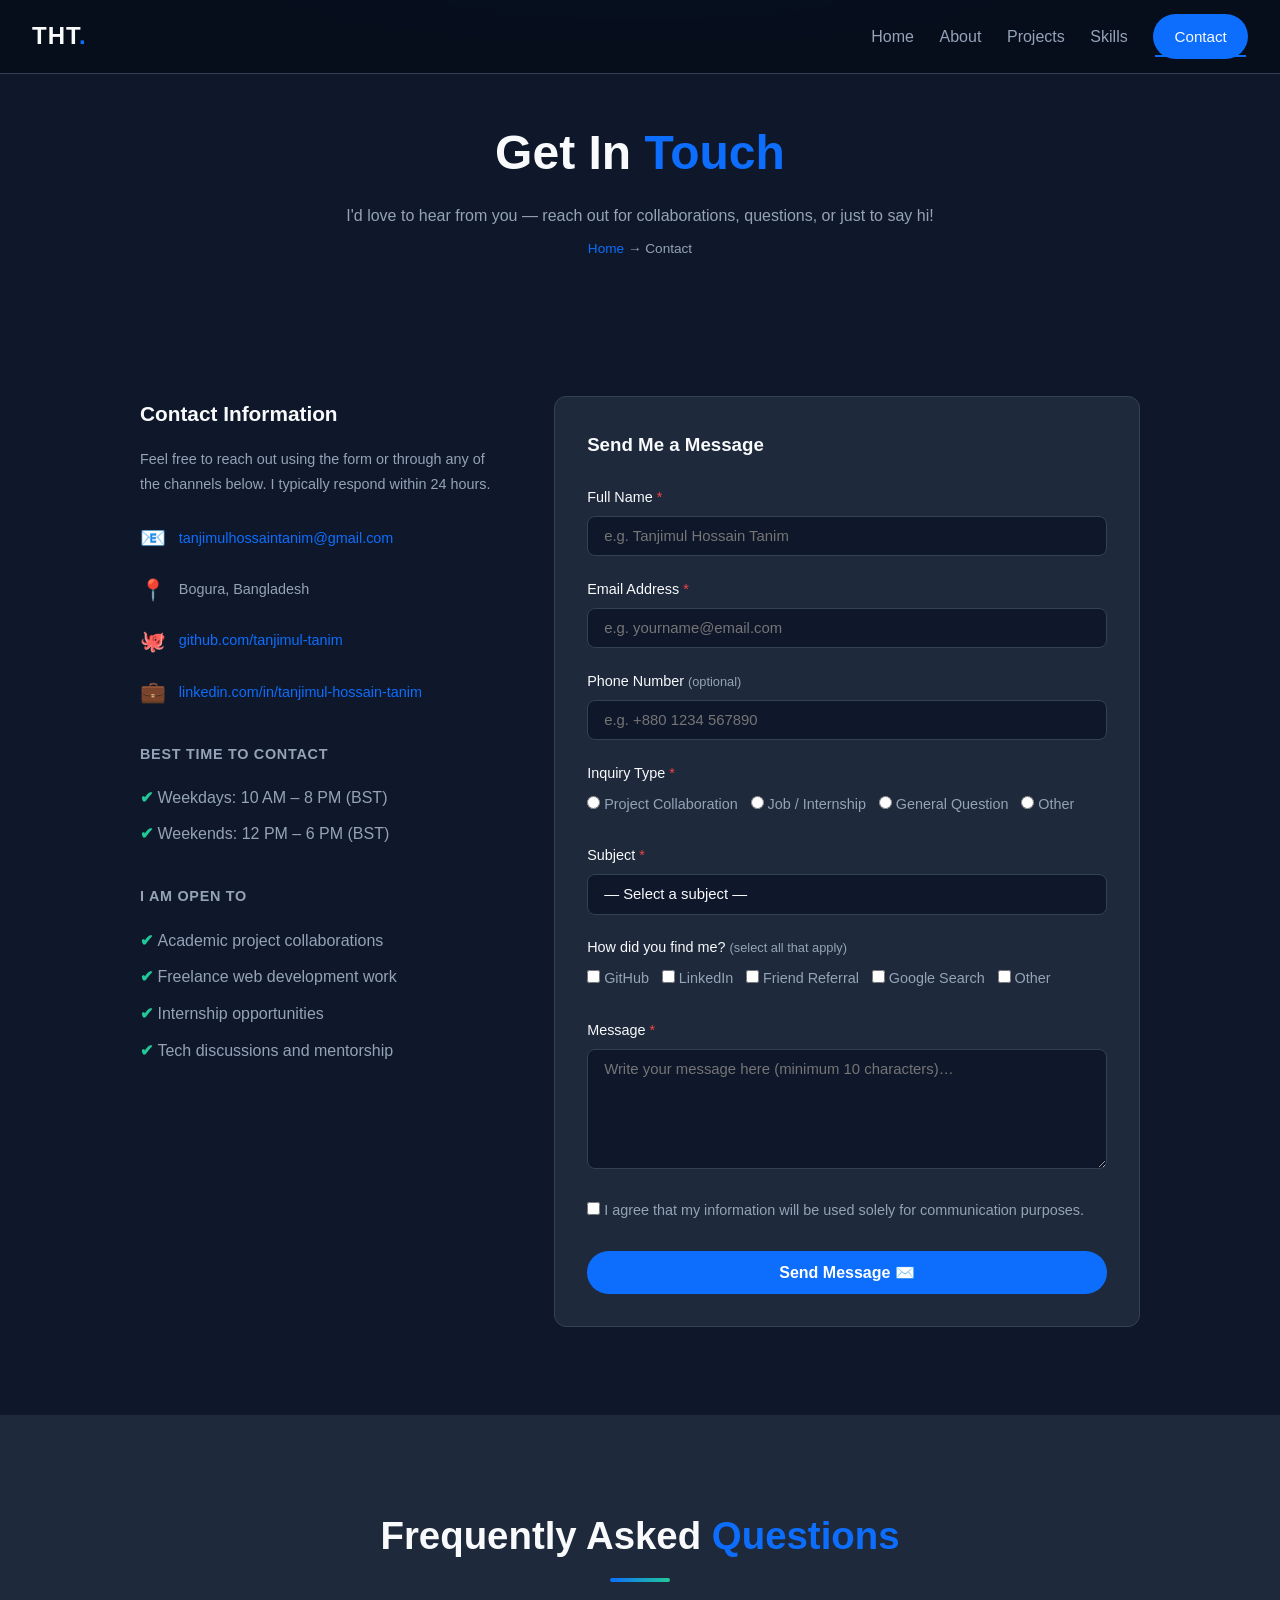
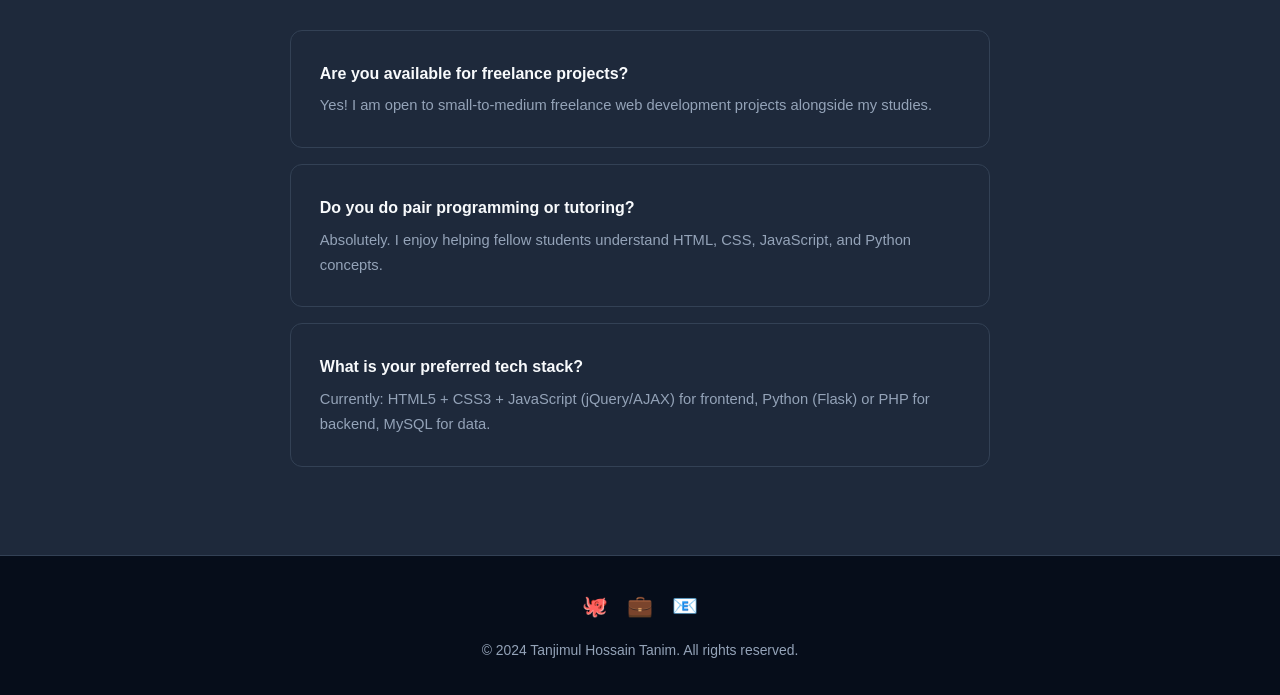
<file: contact.html>
<!DOCTYPE html>
<html lang="en">
<head>
  <meta charset="UTF-8" />
  <meta name="viewport" content="width=device-width, initial-scale=1.0" />
  <title>Contact | Tanjimul Hossain Tanim</title>
  <meta name="description" content="Get in touch with Tanjimul Hossain Tanim — CSE Student &amp; Web Developer." />
  <link rel="stylesheet" href="css/style.css" />
  <link href="https://fonts.googleapis.com/css2?family=Inter:wght@400;500;600;700;800&display=swap" rel="stylesheet" />
</head>
<body>

  <!-- ===== NAVIGATION ===== -->
  <nav class="navbar">
    <a href="index.html" class="nav-logo">THT<span>.</span></a>
    <div class="hamburger" aria-label="Toggle menu">
      <span></span><span></span><span></span>
    </div>
    <ul class="nav-links">
      <li><a href="index.html">Home</a></li>
      <li><a href="about.html">About</a></li>
      <li><a href="projects.html">Projects</a></li>
      <li><a href="skills.html">Skills</a></li>
      <li><a href="contact.html" class="btn btn-primary" style="padding:.45rem 1.2rem;">Contact</a></li>
    </ul>
  </nav>

  <!-- ===== PAGE BANNER ===== -->
  <div class="page-banner fade-in">
    <h1>Get In <span style="color:var(--primary)">Touch</span></h1>
    <p>I'd love to hear from you — reach out for collaborations, questions, or just to say hi!</p>
    <p class="breadcrumb"><a href="index.html">Home</a> → Contact</p>
  </div>

  <!-- ===== CONTACT SECTION ===== -->
  <section class="section">
    <div class="contact-wrapper">

      <!-- Contact Info Panel -->
      <div class="contact-info fade-in">
        <h3>Contact Information</h3>
        <p>Feel free to reach out using the form or through any of the channels below. I typically respond within 24 hours.</p>

        <div class="contact-detail">
          <span class="icon">📧</span>
          <span><a href="mailto:tanjimulhossaintanim@gmail.com">tanjimulhossaintanim@gmail.com</a></span>
        </div>
        <div class="contact-detail">
          <span class="icon">📍</span>
          <span>Bogura, Bangladesh</span>
        </div>
        <div class="contact-detail">
          <span class="icon">🐙</span>
          <span><a href="https://github.com/tanjimul-tanim" target="_blank" rel="noopener">github.com/tanjimul-tanim</a></span>
        </div>
        <div class="contact-detail">
          <span class="icon">💼</span>
          <span><a href="https://linkedin.com/in/tanjimul-hossain-tanim" target="_blank" rel="noopener">linkedin.com/in/tanjimul-hossain-tanim</a></span>
        </div>

        <div style="margin-top:2rem;">
          <h4 style="margin-bottom:.8rem; color:var(--muted); font-size:.9rem; text-transform:uppercase; letter-spacing:.05em;">Best Time to Contact</h4>
          <ul class="check-list">
            <li>Weekdays: 10 AM – 8 PM (BST)</li>
            <li>Weekends: 12 PM – 6 PM (BST)</li>
          </ul>
        </div>

        <div style="margin-top:2rem;">
          <h4 style="margin-bottom:.8rem; color:var(--muted); font-size:.9rem; text-transform:uppercase; letter-spacing:.05em;">I am Open To</h4>
          <ul class="check-list">
            <li>Academic project collaborations</li>
            <li>Freelance web development work</li>
            <li>Internship opportunities</li>
            <li>Tech discussions and mentorship</li>
          </ul>
        </div>
      </div>

      <!-- Contact Form -->
      <div class="form-card fade-in">
        <h3 style="margin-bottom:1.5rem;">Send Me a Message</h3>

        <form id="contact-form" novalidate>

          <!-- Text Input: Full Name -->
          <div class="form-group">
            <label for="name">Full Name <span style="color:#ef4444">*</span></label>
            <input
              type="text"
              id="name"
              name="name"
              class="form-control"
              placeholder="e.g. Tanjimul Hossain Tanim"
              required
            />
            <span class="form-error" id="name-err"></span>
          </div>

          <!-- Email Input -->
          <div class="form-group">
            <label for="email">Email Address <span style="color:#ef4444">*</span></label>
            <input
              type="email"
              id="email"
              name="email"
              class="form-control"
              placeholder="e.g. yourname@email.com"
              required
            />
            <span class="form-error" id="email-err"></span>
          </div>

          <!-- Phone (optional text input) -->
          <div class="form-group">
            <label for="phone">Phone Number <span style="color:var(--muted); font-size:.8rem;">(optional)</span></label>
            <input
              type="text"
              id="phone"
              name="phone"
              class="form-control"
              placeholder="e.g. +880 1234 567890"
            />
          </div>

          <!-- Radio: Inquiry Type -->
          <div class="form-group">
            <label>Inquiry Type <span style="color:#ef4444">*</span></label>
            <div class="radio-group">
              <label class="radio-label">
                <input type="radio" name="inquiry" value="project" /> Project Collaboration
              </label>
              <label class="radio-label">
                <input type="radio" name="inquiry" value="job" /> Job / Internship
              </label>
              <label class="radio-label">
                <input type="radio" name="inquiry" value="question" /> General Question
              </label>
              <label class="radio-label">
                <input type="radio" name="inquiry" value="other" /> Other
              </label>
            </div>
            <span class="form-error" id="inquiry-err">Please select an inquiry type.</span>
          </div>

          <!-- Dropdown: Subject -->
          <div class="form-group">
            <label for="subject">Subject <span style="color:#ef4444">*</span></label>
            <select id="subject" name="subject" class="form-control" required>
              <option value="">— Select a subject —</option>
              <option value="web">Web Development</option>
              <option value="python">Python / Backend</option>
              <option value="design">UI / UX Design</option>
              <option value="internship">Internship Inquiry</option>
              <option value="collab">Project Collaboration</option>
              <option value="other">Other</option>
            </select>
            <span class="form-error" id="subject-err"></span>
          </div>

          <!-- Checkbox: How did you hear about me? -->
          <div class="form-group">
            <label>How did you find me? <span style="color:var(--muted); font-size:.8rem;">(select all that apply)</span></label>
            <div class="check-group">
              <label class="check-label">
                <input type="checkbox" name="source" value="github" /> GitHub
              </label>
              <label class="check-label">
                <input type="checkbox" name="source" value="linkedin" /> LinkedIn
              </label>
              <label class="check-label">
                <input type="checkbox" name="source" value="friend" /> Friend Referral
              </label>
              <label class="check-label">
                <input type="checkbox" name="source" value="google" /> Google Search
              </label>
              <label class="check-label">
                <input type="checkbox" name="source" value="other" /> Other
              </label>
            </div>
          </div>

          <!-- Textarea: Message -->
          <div class="form-group">
            <label for="message">Message <span style="color:#ef4444">*</span></label>
            <textarea
              id="message"
              name="message"
              class="form-control"
              placeholder="Write your message here (minimum 10 characters)…"
              rows="5"
              required
            ></textarea>
            <span class="form-error" id="message-err"></span>
          </div>

          <!-- Agree Checkbox -->
          <div class="form-group">
            <label class="check-label">
              <input type="checkbox" id="agree" name="agree" required />
              I agree that my information will be used solely for communication purposes.
            </label>
          </div>

          <!-- Submit Button -->
          <button type="submit" id="submit-btn" class="btn btn-primary" style="width:100%; margin-top:.5rem; border:none; font-size:1rem; cursor:pointer;">
            Send Message ✉️
          </button>

          <!-- Success Message -->
          <div id="form-success">
            ✅ Thank you! Your message has been sent. I will get back to you soon.
          </div>

        </form>
      </div>

    </div>
  </section>

  <!-- ===== FAQ ===== -->
  <section class="section section-alt">
    <h2 class="section-title fade-in">Frequently Asked <span class="accent">Questions</span></h2>
    <div class="section-divider"></div>
    <div style="max-width:700px; margin:0 auto;" class="fade-in">
      <div class="card" style="margin-bottom:1rem;">
        <h3 style="font-size:1rem; margin-bottom:.4rem;">Are you available for freelance projects?</h3>
        <p>Yes! I am open to small-to-medium freelance web development projects alongside my studies.</p>
      </div>
      <div class="card" style="margin-bottom:1rem;">
        <h3 style="font-size:1rem; margin-bottom:.4rem;">Do you do pair programming or tutoring?</h3>
        <p>Absolutely. I enjoy helping fellow students understand HTML, CSS, JavaScript, and Python concepts.</p>
      </div>
      <div class="card">
        <h3 style="font-size:1rem; margin-bottom:.4rem;">What is your preferred tech stack?</h3>
        <p>Currently: HTML5 + CSS3 + JavaScript (jQuery/AJAX) for frontend, Python (Flask) or PHP for backend, MySQL for data.</p>
      </div>
    </div>
  </section>

  <!-- ===== FOOTER ===== -->
  <footer>
    <div class="social-links">
      <a href="https://github.com/tanjimul-tanim" target="_blank" rel="noopener" title="GitHub">🐙</a>
      <a href="https://linkedin.com/in/tanjimul-hossain-tanim" target="_blank" rel="noopener" title="LinkedIn">💼</a>
      <a href="mailto:tanjimulhossaintanim@gmail.com" title="Email">📧</a>
    </div>
    <p>&copy; 2024 Tanjimul Hossain Tanim. All rights reserved.</p>
  </footer>

  <script src="https://code.jquery.com/jquery-3.7.1.min.js"
          integrity="sha256-/JqT3SQfawRcv/BIHPThkBvs0OEvtFFmqPF/lYI/Cxo="
          crossorigin="anonymous"></script>
  <script src="js/main.js"></script>
  <script src="js/form.js"></script>
</body>
</html>
</file>
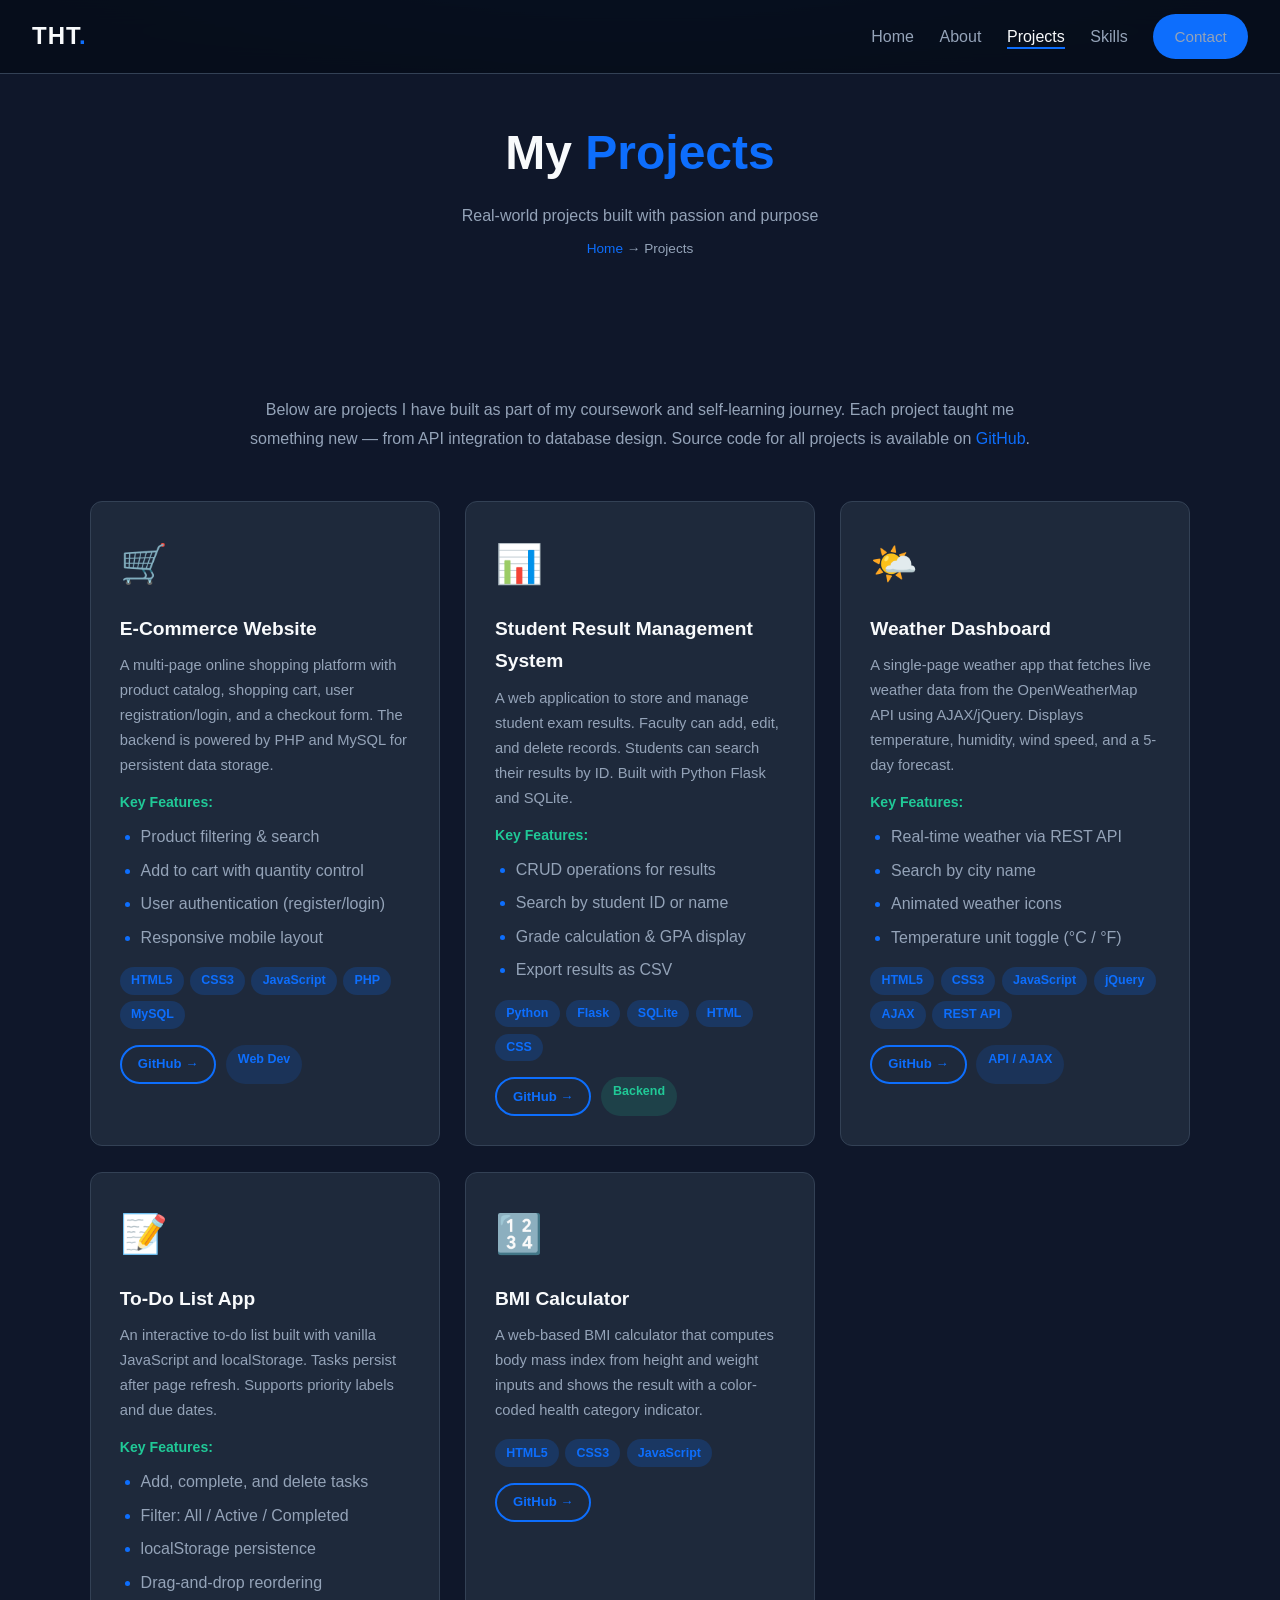
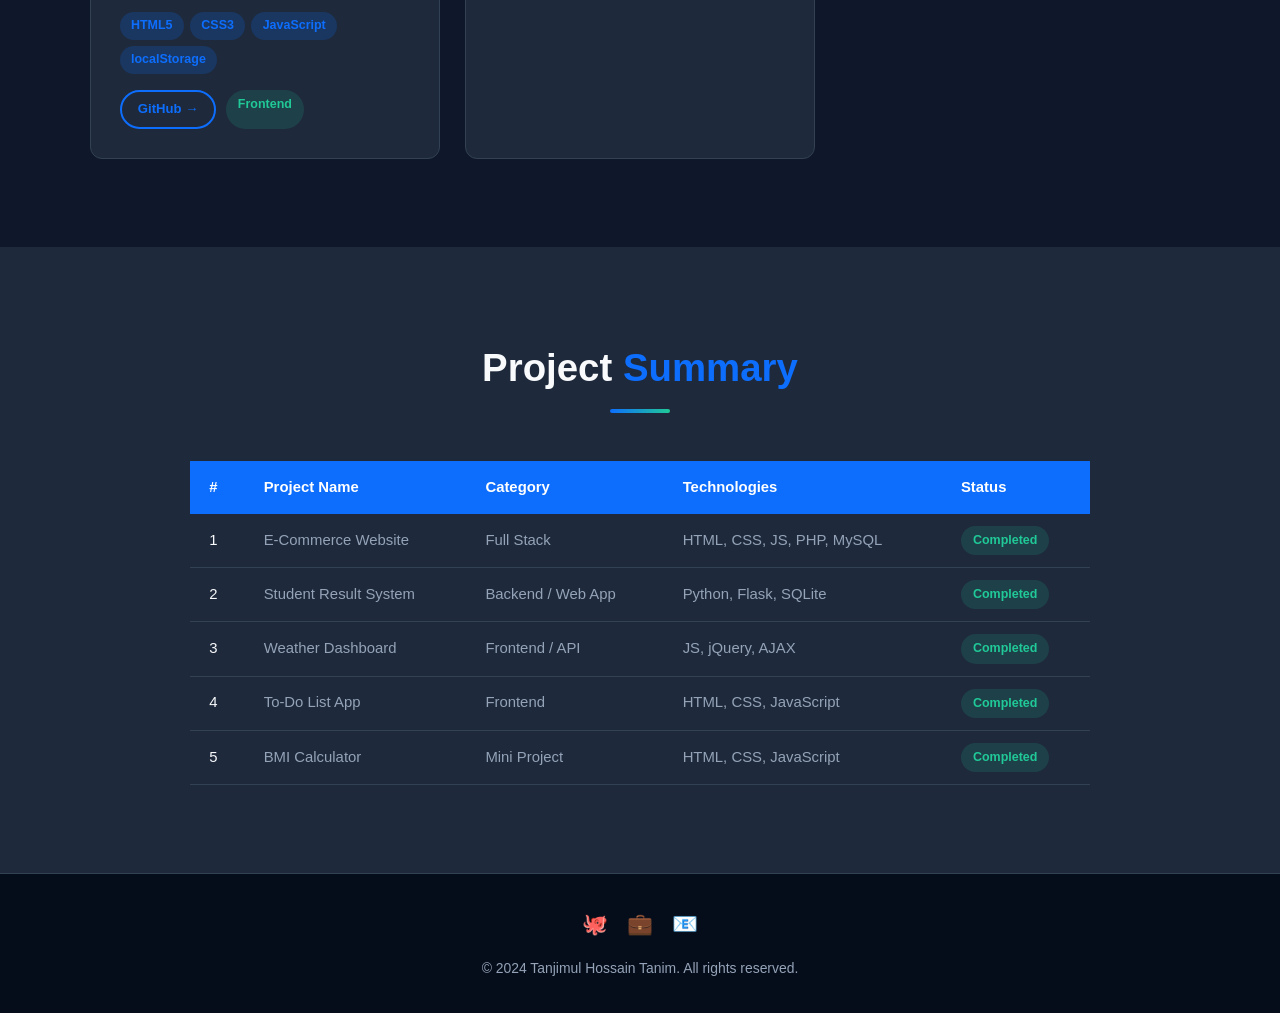
<file: projects.html>
<!DOCTYPE html>
<html lang="en">
<head>
  <meta charset="UTF-8" />
  <meta name="viewport" content="width=device-width, initial-scale=1.0" />
  <title>Projects | Tanjimul Hossain Tanim</title>
  <meta name="description" content="Explore web development and programming projects built by Tanjimul Hossain Tanim." />
  <link rel="stylesheet" href="css/style.css" />
  <link href="https://fonts.googleapis.com/css2?family=Inter:wght@400;500;600;700;800&display=swap" rel="stylesheet" />
</head>
<body>

  <!-- ===== NAVIGATION ===== -->
  <nav class="navbar">
    <a href="index.html" class="nav-logo">THT<span>.</span></a>
    <div class="hamburger" aria-label="Toggle menu">
      <span></span><span></span><span></span>
    </div>
    <ul class="nav-links">
      <li><a href="index.html">Home</a></li>
      <li><a href="about.html">About</a></li>
      <li><a href="projects.html">Projects</a></li>
      <li><a href="skills.html">Skills</a></li>
      <li><a href="contact.html" class="btn btn-primary" style="padding:.45rem 1.2rem;">Contact</a></li>
    </ul>
  </nav>

  <!-- ===== PAGE BANNER ===== -->
  <div class="page-banner fade-in">
    <h1>My <span style="color:var(--primary)">Projects</span></h1>
    <p>Real-world projects built with passion and purpose</p>
    <p class="breadcrumb"><a href="index.html">Home</a> → Projects</p>
  </div>

  <!-- ===== PROJECTS OVERVIEW ===== -->
  <section class="section">
    <div style="max-width:800px; margin:0 auto 3rem;" class="fade-in">
      <p style="color:var(--muted); line-height:1.8; text-align:center;">
        Below are projects I have built as part of my coursework and self-learning journey.
        Each project taught me something new — from API integration to database design.
        Source code for all projects is available on
        <a href="https://github.com/tanjimul-tanim" target="_blank" rel="noopener">GitHub</a>.
      </p>
    </div>

    <!-- Project Cards -->
    <div class="cards-grid">

      <!-- Project 1 -->
      <article class="card fade-in">
        <div class="card-icon">🛒</div>
        <h3>E-Commerce Website</h3>
        <p style="color:var(--muted); margin-bottom:.8rem;">
          A multi-page online shopping platform with product catalog, shopping cart,
          user registration/login, and a checkout form. The backend is powered by PHP
          and MySQL for persistent data storage.
        </p>
        <h4 style="color:var(--accent); font-size:.88rem; margin-bottom:.5rem;">Key Features:</h4>
        <ul class="styled-list" style="list-style:disc; padding-left:1.3rem; margin-bottom:.8rem;">
          <li>Product filtering &amp; search</li>
          <li>Add to cart with quantity control</li>
          <li>User authentication (register/login)</li>
          <li>Responsive mobile layout</li>
        </ul>
        <div class="tech-tags">
          <span class="tech-tag">HTML5</span>
          <span class="tech-tag">CSS3</span>
          <span class="tech-tag">JavaScript</span>
          <span class="tech-tag">PHP</span>
          <span class="tech-tag">MySQL</span>
        </div>
        <div style="margin-top:1rem; display:flex; gap:.6rem; flex-wrap:wrap;">
          <a href="https://github.com/tanjimul-tanim" target="_blank" rel="noopener" class="btn btn-outline" style="padding:.4rem 1rem; font-size:.82rem;">GitHub →</a>
          <span class="badge badge-blue">Web Dev</span>
        </div>
      </article>

      <!-- Project 2 -->
      <article class="card fade-in">
        <div class="card-icon">📊</div>
        <h3>Student Result Management System</h3>
        <p style="color:var(--muted); margin-bottom:.8rem;">
          A web application to store and manage student exam results. Faculty can add,
          edit, and delete records. Students can search their results by ID.
          Built with Python Flask and SQLite.
        </p>
        <h4 style="color:var(--accent); font-size:.88rem; margin-bottom:.5rem;">Key Features:</h4>
        <ul class="styled-list" style="list-style:disc; padding-left:1.3rem; margin-bottom:.8rem;">
          <li>CRUD operations for results</li>
          <li>Search by student ID or name</li>
          <li>Grade calculation &amp; GPA display</li>
          <li>Export results as CSV</li>
        </ul>
        <div class="tech-tags">
          <span class="tech-tag">Python</span>
          <span class="tech-tag">Flask</span>
          <span class="tech-tag">SQLite</span>
          <span class="tech-tag">HTML</span>
          <span class="tech-tag">CSS</span>
        </div>
        <div style="margin-top:1rem; display:flex; gap:.6rem; flex-wrap:wrap;">
          <a href="https://github.com/tanjimul-tanim" target="_blank" rel="noopener" class="btn btn-outline" style="padding:.4rem 1rem; font-size:.82rem;">GitHub →</a>
          <span class="badge badge-green">Backend</span>
        </div>
      </article>

      <!-- Project 3 -->
      <article class="card fade-in">
        <div class="card-icon">🌤️</div>
        <h3>Weather Dashboard</h3>
        <p style="color:var(--muted); margin-bottom:.8rem;">
          A single-page weather app that fetches live weather data from the OpenWeatherMap
          API using AJAX/jQuery. Displays temperature, humidity, wind speed, and a 5-day forecast.
        </p>
        <h4 style="color:var(--accent); font-size:.88rem; margin-bottom:.5rem;">Key Features:</h4>
        <ul class="styled-list" style="list-style:disc; padding-left:1.3rem; margin-bottom:.8rem;">
          <li>Real-time weather via REST API</li>
          <li>Search by city name</li>
          <li>Animated weather icons</li>
          <li>Temperature unit toggle (°C / °F)</li>
        </ul>
        <div class="tech-tags">
          <span class="tech-tag">HTML5</span>
          <span class="tech-tag">CSS3</span>
          <span class="tech-tag">JavaScript</span>
          <span class="tech-tag">jQuery</span>
          <span class="tech-tag">AJAX</span>
          <span class="tech-tag">REST API</span>
        </div>
        <div style="margin-top:1rem; display:flex; gap:.6rem; flex-wrap:wrap;">
          <a href="https://github.com/tanjimul-tanim" target="_blank" rel="noopener" class="btn btn-outline" style="padding:.4rem 1rem; font-size:.82rem;">GitHub →</a>
          <span class="badge badge-blue">API / AJAX</span>
        </div>
      </article>

      <!-- Project 4 -->
      <article class="card fade-in">
        <div class="card-icon">📝</div>
        <h3>To-Do List App</h3>
        <p style="color:var(--muted); margin-bottom:.8rem;">
          An interactive to-do list built with vanilla JavaScript and localStorage.
          Tasks persist after page refresh. Supports priority labels and due dates.
        </p>
        <h4 style="color:var(--accent); font-size:.88rem; margin-bottom:.5rem;">Key Features:</h4>
        <ul class="styled-list" style="list-style:disc; padding-left:1.3rem; margin-bottom:.8rem;">
          <li>Add, complete, and delete tasks</li>
          <li>Filter: All / Active / Completed</li>
          <li>localStorage persistence</li>
          <li>Drag-and-drop reordering</li>
        </ul>
        <div class="tech-tags">
          <span class="tech-tag">HTML5</span>
          <span class="tech-tag">CSS3</span>
          <span class="tech-tag">JavaScript</span>
          <span class="tech-tag">localStorage</span>
        </div>
        <div style="margin-top:1rem; display:flex; gap:.6rem; flex-wrap:wrap;">
          <a href="https://github.com/tanjimul-tanim" target="_blank" rel="noopener" class="btn btn-outline" style="padding:.4rem 1rem; font-size:.82rem;">GitHub →</a>
          <span class="badge badge-green">Frontend</span>
        </div>
      </article>

      <!-- Project 5 -->
      <article class="card fade-in">
        <div class="card-icon">🔢</div>
        <h3>BMI Calculator</h3>
        <p style="color:var(--muted); margin-bottom:.8rem;">
          A web-based BMI calculator that computes body mass index from height and weight
          inputs and shows the result with a color-coded health category indicator.
        </p>
        <div class="tech-tags">
          <span class="tech-tag">HTML5</span>
          <span class="tech-tag">CSS3</span>
          <span class="tech-tag">JavaScript</span>
        </div>
        <div style="margin-top:1rem;">
          <a href="https://github.com/tanjimul-tanim" target="_blank" rel="noopener" class="btn btn-outline" style="padding:.4rem 1rem; font-size:.82rem;">GitHub →</a>
        </div>
      </article>

    </div>
  </section>

  <!-- ===== PROJECT SUMMARY TABLE ===== -->
  <section class="section section-alt">
    <h2 class="section-title fade-in">Project <span class="accent">Summary</span></h2>
    <div class="section-divider"></div>

    <div class="table-wrapper fade-in">
      <table>
        <thead>
          <tr>
            <th>#</th>
            <th>Project Name</th>
            <th>Category</th>
            <th>Technologies</th>
            <th>Status</th>
          </tr>
        </thead>
        <tbody>
          <tr>
            <td>1</td>
            <td>E-Commerce Website</td>
            <td>Full Stack</td>
            <td>HTML, CSS, JS, PHP, MySQL</td>
            <td><span class="badge badge-green">Completed</span></td>
          </tr>
          <tr>
            <td>2</td>
            <td>Student Result System</td>
            <td>Backend / Web App</td>
            <td>Python, Flask, SQLite</td>
            <td><span class="badge badge-green">Completed</span></td>
          </tr>
          <tr>
            <td>3</td>
            <td>Weather Dashboard</td>
            <td>Frontend / API</td>
            <td>JS, jQuery, AJAX</td>
            <td><span class="badge badge-green">Completed</span></td>
          </tr>
          <tr>
            <td>4</td>
            <td>To-Do List App</td>
            <td>Frontend</td>
            <td>HTML, CSS, JavaScript</td>
            <td><span class="badge badge-green">Completed</span></td>
          </tr>
          <tr>
            <td>5</td>
            <td>BMI Calculator</td>
            <td>Mini Project</td>
            <td>HTML, CSS, JavaScript</td>
            <td><span class="badge badge-green">Completed</span></td>
          </tr>
        </tbody>
      </table>
    </div>
  </section>

  <!-- ===== FOOTER ===== -->
  <footer>
    <div class="social-links">
      <a href="https://github.com/tanjimul-tanim" target="_blank" rel="noopener" title="GitHub">🐙</a>
      <a href="https://linkedin.com/in/tanjimul-hossain-tanim" target="_blank" rel="noopener" title="LinkedIn">💼</a>
      <a href="mailto:tanjimulhossaintanim@gmail.com" title="Email">📧</a>
    </div>
    <p>&copy; 2024 Tanjimul Hossain Tanim. All rights reserved.</p>
  </footer>

  <script src="https://code.jquery.com/jquery-3.7.1.min.js"
          integrity="sha256-/JqT3SQfawRcv/BIHPThkBvs0OEvtFFmqPF/lYI/Cxo="
          crossorigin="anonymous"></script>
  <script src="js/main.js"></script>
</body>
</html>
</file>
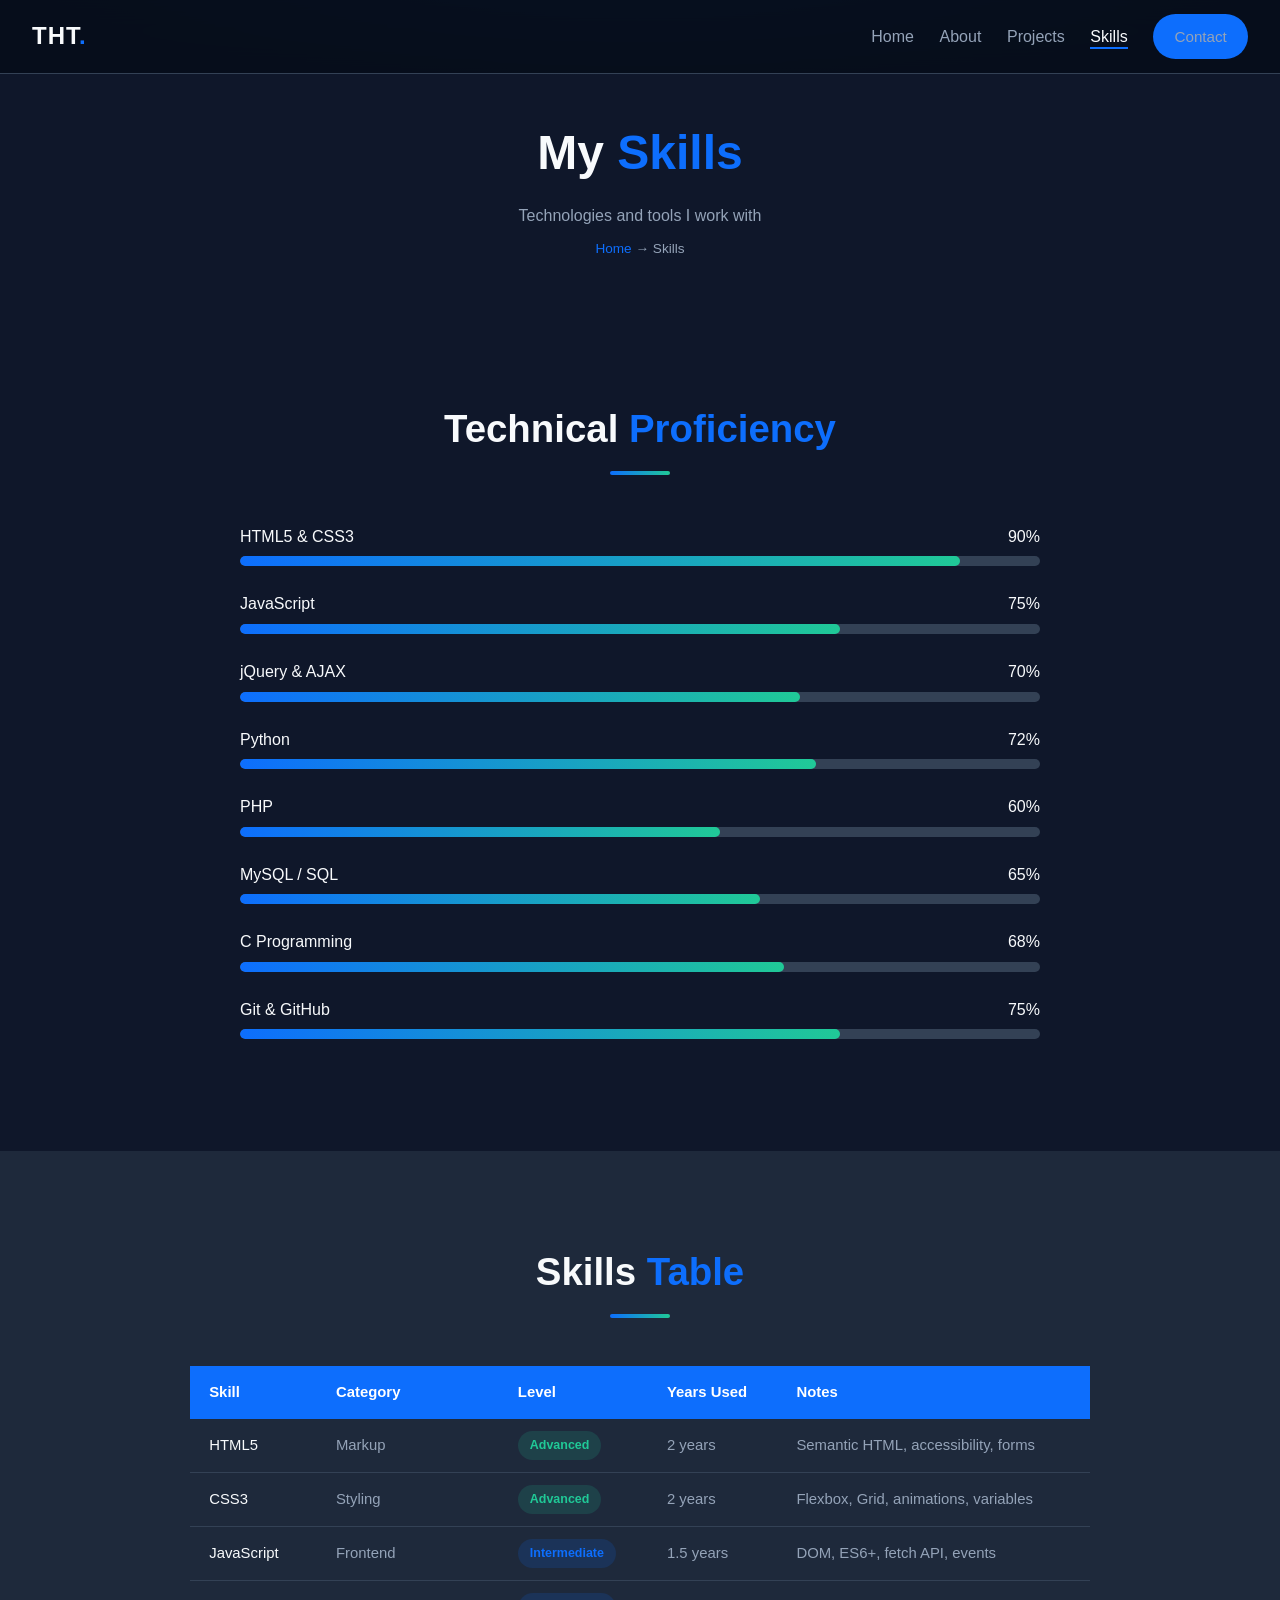
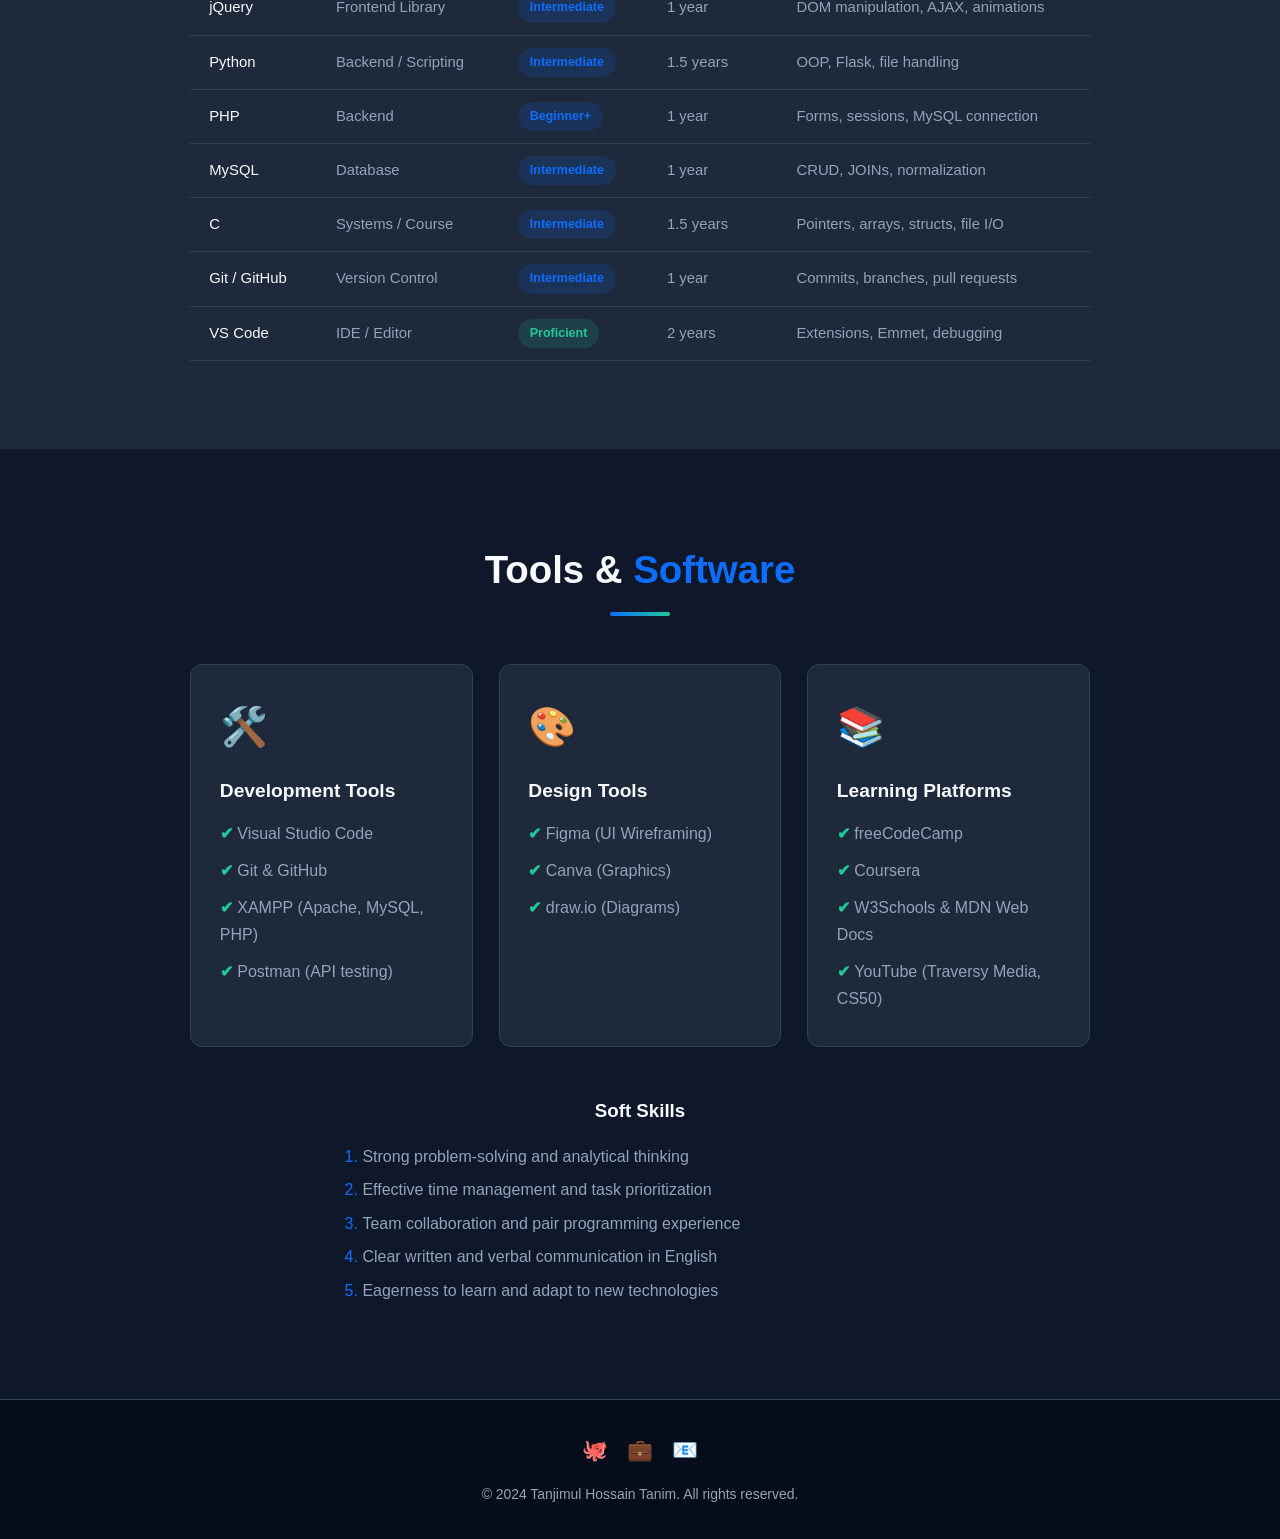
<file: skills.html>
<!DOCTYPE html>
<html lang="en">
<head>
  <meta charset="UTF-8" />
  <meta name="viewport" content="width=device-width, initial-scale=1.0" />
  <title>Skills | Tanjimul Hossain Tanim</title>
  <meta name="description" content="Technical skills, tools and technologies used by Tanjimul Hossain Tanim." />
  <link rel="stylesheet" href="css/style.css" />
  <link href="https://fonts.googleapis.com/css2?family=Inter:wght@400;500;600;700;800&display=swap" rel="stylesheet" />
</head>
<body>

  <!-- ===== NAVIGATION ===== -->
  <nav class="navbar">
    <a href="index.html" class="nav-logo">THT<span>.</span></a>
    <div class="hamburger" aria-label="Toggle menu">
      <span></span><span></span><span></span>
    </div>
    <ul class="nav-links">
      <li><a href="index.html">Home</a></li>
      <li><a href="about.html">About</a></li>
      <li><a href="projects.html">Projects</a></li>
      <li><a href="skills.html">Skills</a></li>
      <li><a href="contact.html" class="btn btn-primary" style="padding:.45rem 1.2rem;">Contact</a></li>
    </ul>
  </nav>

  <!-- ===== PAGE BANNER ===== -->
  <div class="page-banner fade-in">
    <h1>My <span style="color:var(--primary)">Skills</span></h1>
    <p>Technologies and tools I work with</p>
    <p class="breadcrumb"><a href="index.html">Home</a> → Skills</p>
  </div>

  <!-- ===== SKILL BARS ===== -->
  <section class="section">
    <h2 class="section-title fade-in">Technical <span class="accent">Proficiency</span></h2>
    <div class="section-divider"></div>
    <div class="skills-container fade-in">

      <div class="skill-item">
        <div class="skill-label">
          <span>HTML5 &amp; CSS3</span>
          <span>90%</span>
        </div>
        <div class="skill-bar">
          <div class="skill-fill" data-pct="90"></div>
        </div>
      </div>

      <div class="skill-item">
        <div class="skill-label">
          <span>JavaScript</span>
          <span>75%</span>
        </div>
        <div class="skill-bar">
          <div class="skill-fill" data-pct="75"></div>
        </div>
      </div>

      <div class="skill-item">
        <div class="skill-label">
          <span>jQuery &amp; AJAX</span>
          <span>70%</span>
        </div>
        <div class="skill-bar">
          <div class="skill-fill" data-pct="70"></div>
        </div>
      </div>

      <div class="skill-item">
        <div class="skill-label">
          <span>Python</span>
          <span>72%</span>
        </div>
        <div class="skill-bar">
          <div class="skill-fill" data-pct="72"></div>
        </div>
      </div>

      <div class="skill-item">
        <div class="skill-label">
          <span>PHP</span>
          <span>60%</span>
        </div>
        <div class="skill-bar">
          <div class="skill-fill" data-pct="60"></div>
        </div>
      </div>

      <div class="skill-item">
        <div class="skill-label">
          <span>MySQL / SQL</span>
          <span>65%</span>
        </div>
        <div class="skill-bar">
          <div class="skill-fill" data-pct="65"></div>
        </div>
      </div>

      <div class="skill-item">
        <div class="skill-label">
          <span>C Programming</span>
          <span>68%</span>
        </div>
        <div class="skill-bar">
          <div class="skill-fill" data-pct="68"></div>
        </div>
      </div>

      <div class="skill-item">
        <div class="skill-label">
          <span>Git &amp; GitHub</span>
          <span>75%</span>
        </div>
        <div class="skill-bar">
          <div class="skill-fill" data-pct="75"></div>
        </div>
      </div>

    </div>
  </section>

  <!-- ===== SKILLS TABLE ===== -->
  <section class="section section-alt">
    <h2 class="section-title fade-in">Skills <span class="accent">Table</span></h2>
    <div class="section-divider"></div>

    <div class="table-wrapper fade-in">
      <table>
        <thead>
          <tr>
            <th>Skill</th>
            <th>Category</th>
            <th>Level</th>
            <th>Years Used</th>
            <th>Notes</th>
          </tr>
        </thead>
        <tbody>
          <tr>
            <td>HTML5</td>
            <td>Markup</td>
            <td><span class="badge badge-green">Advanced</span></td>
            <td>2 years</td>
            <td>Semantic HTML, accessibility, forms</td>
          </tr>
          <tr>
            <td>CSS3</td>
            <td>Styling</td>
            <td><span class="badge badge-green">Advanced</span></td>
            <td>2 years</td>
            <td>Flexbox, Grid, animations, variables</td>
          </tr>
          <tr>
            <td>JavaScript</td>
            <td>Frontend</td>
            <td><span class="badge badge-blue">Intermediate</span></td>
            <td>1.5 years</td>
            <td>DOM, ES6+, fetch API, events</td>
          </tr>
          <tr>
            <td>jQuery</td>
            <td>Frontend Library</td>
            <td><span class="badge badge-blue">Intermediate</span></td>
            <td>1 year</td>
            <td>DOM manipulation, AJAX, animations</td>
          </tr>
          <tr>
            <td>Python</td>
            <td>Backend / Scripting</td>
            <td><span class="badge badge-blue">Intermediate</span></td>
            <td>1.5 years</td>
            <td>OOP, Flask, file handling</td>
          </tr>
          <tr>
            <td>PHP</td>
            <td>Backend</td>
            <td><span class="badge badge-blue">Beginner+</span></td>
            <td>1 year</td>
            <td>Forms, sessions, MySQL connection</td>
          </tr>
          <tr>
            <td>MySQL</td>
            <td>Database</td>
            <td><span class="badge badge-blue">Intermediate</span></td>
            <td>1 year</td>
            <td>CRUD, JOINs, normalization</td>
          </tr>
          <tr>
            <td>C</td>
            <td>Systems / Course</td>
            <td><span class="badge badge-blue">Intermediate</span></td>
            <td>1.5 years</td>
            <td>Pointers, arrays, structs, file I/O</td>
          </tr>
          <tr>
            <td>Git / GitHub</td>
            <td>Version Control</td>
            <td><span class="badge badge-blue">Intermediate</span></td>
            <td>1 year</td>
            <td>Commits, branches, pull requests</td>
          </tr>
          <tr>
            <td>VS Code</td>
            <td>IDE / Editor</td>
            <td><span class="badge badge-green">Proficient</span></td>
            <td>2 years</td>
            <td>Extensions, Emmet, debugging</td>
          </tr>
        </tbody>
      </table>
    </div>
  </section>

  <!-- ===== TOOLS & SOFTWARE ===== -->
  <section class="section">
    <h2 class="section-title fade-in">Tools &amp; <span class="accent">Software</span></h2>
    <div class="section-divider"></div>

    <div class="cards-grid fade-in" style="max-width:900px; margin:0 auto;">

      <article class="card">
        <div class="card-icon">🛠️</div>
        <h3>Development Tools</h3>
        <ul class="check-list mt-1">
          <li>Visual Studio Code</li>
          <li>Git &amp; GitHub</li>
          <li>XAMPP (Apache, MySQL, PHP)</li>
          <li>Postman (API testing)</li>
        </ul>
      </article>

      <article class="card">
        <div class="card-icon">🎨</div>
        <h3>Design Tools</h3>
        <ul class="check-list mt-1">
          <li>Figma (UI Wireframing)</li>
          <li>Canva (Graphics)</li>
          <li>draw.io (Diagrams)</li>
        </ul>
      </article>

      <article class="card">
        <div class="card-icon">📚</div>
        <h3>Learning Platforms</h3>
        <ul class="check-list mt-1">
          <li>freeCodeCamp</li>
          <li>Coursera</li>
          <li>W3Schools &amp; MDN Web Docs</li>
          <li>YouTube (Traversy Media, CS50)</li>
        </ul>
      </article>

    </div>

    <!-- Soft Skills ordered list -->
    <div style="max-width:600px; margin:3rem auto 0;" class="fade-in">
      <h3 style="text-align:center; margin-bottom:1rem;">Soft Skills</h3>
      <ol class="styled-list" style="list-style:decimal; padding-left:1.4rem;">
        <li>Strong problem-solving and analytical thinking</li>
        <li>Effective time management and task prioritization</li>
        <li>Team collaboration and pair programming experience</li>
        <li>Clear written and verbal communication in English</li>
        <li>Eagerness to learn and adapt to new technologies</li>
      </ol>
    </div>
  </section>

  <!-- ===== FOOTER ===== -->
  <footer>
    <div class="social-links">
      <a href="https://github.com/tanjimul-tanim" target="_blank" rel="noopener" title="GitHub">🐙</a>
      <a href="https://linkedin.com/in/tanjimul-hossain-tanim" target="_blank" rel="noopener" title="LinkedIn">💼</a>
      <a href="mailto:tanjimulhossaintanim@gmail.com" title="Email">📧</a>
    </div>
    <p>&copy; 2024 Tanjimul Hossain Tanim. All rights reserved.</p>
  </footer>

  <script src="https://code.jquery.com/jquery-3.7.1.min.js"
          integrity="sha256-/JqT3SQfawRcv/BIHPThkBvs0OEvtFFmqPF/lYI/Cxo="
          crossorigin="anonymous"></script>
  <script src="js/main.js"></script>
</body>
</html>
</file>
<file: css/style.css>
/* ========================================
   Portfolio - style.css
   Author: Tanjimul Hossain Tanim
   ======================================== */

/* ---------- CSS Custom Properties ---------- */
:root {
  --primary:    #0d6efd;
  --primary-dk: #0a58ca;
  --accent:     #20c997;
  --dark:       #0f172a;
  --darker:     #060d1a;
  --light:      #f8fafc;
  --muted:      #94a3b8;
  --card-bg:    #1e293b;
  --border:     #334155;
  --shadow:     0 4px 24px rgba(0,0,0,.35);
  --radius:     12px;
  --transition: all .3s ease;
  --font-main:  'Segoe UI', Tahoma, Geneva, Verdana, sans-serif;
}

/* ---------- Reset & Base ---------- */
*, *::before, *::after { box-sizing: border-box; margin: 0; padding: 0; }

html { scroll-behavior: smooth; font-size: 16px; }

body {
  font-family: var(--font-main);
  background: var(--dark);
  color: var(--light);
  line-height: 1.7;
  overflow-x: hidden;
}

a { color: var(--primary); text-decoration: none; transition: var(--transition); }
a:hover { color: var(--accent); }

img { max-width: 100%; border-radius: var(--radius); display: block; }

ul { list-style: none; }

/* ---------- Scrollbar ---------- */
::-webkit-scrollbar { width: 7px; }
::-webkit-scrollbar-track { background: var(--darker); }
::-webkit-scrollbar-thumb { background: var(--primary); border-radius: 4px; }

/* ---------- Navigation ---------- */
.navbar {
  position: fixed;
  top: 0; left: 0; right: 0;
  z-index: 1000;
  display: flex;
  align-items: center;
  justify-content: space-between;
  padding: .9rem 2rem;
  background: rgba(6,13,26,.88);
  backdrop-filter: blur(14px);
  border-bottom: 1px solid var(--border);
  transition: var(--transition);
}

.navbar.scrolled { box-shadow: var(--shadow); }

.nav-logo {
  font-size: 1.5rem;
  font-weight: 700;
  color: var(--light);
  letter-spacing: 1px;
}

.nav-logo span { color: var(--primary); }

.nav-links {
  display: flex;
  gap: 1.6rem;
  align-items: center;
}

.nav-links a {
  color: var(--muted);
  font-weight: 500;
  position: relative;
  padding-bottom: 4px;
}

.nav-links a::after {
  content: '';
  position: absolute;
  bottom: 0; left: 0;
  width: 0; height: 2px;
  background: var(--primary);
  transition: var(--transition);
}

.nav-links a:hover,
.nav-links a.active { color: var(--light); }
.nav-links a:hover::after,
.nav-links a.active::after { width: 100%; }

/* Mobile hamburger */
.hamburger {
  display: none;
  flex-direction: column;
  cursor: pointer;
  gap: 5px;
}
.hamburger span {
  display: block;
  width: 26px; height: 3px;
  background: var(--light);
  border-radius: 3px;
  transition: var(--transition);
}

/* ---------- Hero (Home) ---------- */
.hero {
  min-height: 100vh;
  display: flex;
  align-items: center;
  justify-content: center;
  flex-direction: column;
  text-align: center;
  padding: 7rem 2rem 4rem;
  background: radial-gradient(ellipse 80% 60% at 50% -10%,
              rgba(13,110,253,.25) 0%, transparent 70%);
  position: relative;
}

.hero::before {
  content: '';
  position: absolute;
  inset: 0;
  background: url("data:image/svg+xml,%3Csvg width='60' height='60' viewBox='0 0 60 60' xmlns='http://www.w3.org/2000/svg'%3E%3Cg fill='none' fill-rule='evenodd'%3E%3Cg fill='%230d6efd' fill-opacity='0.05'%3E%3Cpath d='M36 34v-4h-2v4h-4v2h4v4h2v-4h4v-2h-4zm0-30V0h-2v4h-4v2h4v4h2V6h4V4h-4zM6 34v-4H4v4H0v2h4v4h2v-4h4v-2H6zM6 4V0H4v4H0v2h4v4h2V6h4V4H6z'/%3E%3C/g%3E%3C/g%3E%3C/svg%3E");
  opacity: .4;
}

.hero-content { position: relative; z-index: 1; }

.hero-avatar {
  width: 150px; height: 150px;
  border-radius: 50%;
  border: 4px solid var(--primary);
  margin: 0 auto 1.5rem;
  object-fit: cover;
  box-shadow: 0 0 40px rgba(13,110,253,.4);
  animation: float 4s ease-in-out infinite;
}

@keyframes float {
  0%, 100% { transform: translateY(0); }
  50%       { transform: translateY(-12px); }
}

.hero h1 {
  font-size: clamp(2.2rem, 5vw, 3.8rem);
  font-weight: 800;
  margin-bottom: .5rem;
}

.hero h1 .highlight { color: var(--primary); }

.hero .subtitle {
  font-size: clamp(1rem, 2vw, 1.3rem);
  color: var(--muted);
  margin-bottom: 1.8rem;
}

.hero .typed-text {
  color: var(--accent);
  font-weight: 600;
}

.btn-group { display: flex; gap: 1rem; justify-content: center; flex-wrap: wrap; }

.btn {
  display: inline-block;
  padding: .75rem 2rem;
  border-radius: 50px;
  font-weight: 600;
  font-size: .95rem;
  transition: var(--transition);
  cursor: pointer;
  border: 2px solid transparent;
}

.btn-primary {
  background: var(--primary);
  color: #fff;
}
.btn-primary:hover {
  background: var(--primary-dk);
  transform: translateY(-3px);
  box-shadow: 0 8px 20px rgba(13,110,253,.4);
  color: #fff;
}

.btn-outline {
  border-color: var(--primary);
  color: var(--primary);
  background: transparent;
}
.btn-outline:hover {
  background: var(--primary);
  color: #fff;
  transform: translateY(-3px);
}

/* Quote widget */
.quote-widget {
  margin-top: 3rem;
  padding: 1.2rem 2rem;
  background: var(--card-bg);
  border-left: 4px solid var(--accent);
  border-radius: var(--radius);
  max-width: 600px;
  margin-left: auto;
  margin-right: auto;
  font-style: italic;
  color: var(--muted);
}

.quote-widget #quote-text { font-size: 1rem; }
.quote-widget #quote-author { font-size: .85rem; margin-top: .4rem; color: var(--accent); }

/* ---------- Section Shared ---------- */
.section {
  padding: 5.5rem 2rem;
}

.section-alt { background: var(--card-bg); }

.section-title {
  text-align: center;
  font-size: clamp(1.6rem, 3vw, 2.4rem);
  font-weight: 700;
  margin-bottom: .5rem;
}

.section-title .accent { color: var(--primary); }

.section-divider {
  width: 60px; height: 4px;
  background: linear-gradient(90deg, var(--primary), var(--accent));
  border-radius: 2px;
  margin: .6rem auto 3rem;
}

/* ---------- Cards Grid ---------- */
.cards-grid {
  display: grid;
  grid-template-columns: repeat(auto-fit, minmax(280px, 1fr));
  gap: 1.6rem;
  max-width: 1100px;
  margin: 0 auto;
}

.card {
  background: var(--card-bg);
  border: 1px solid var(--border);
  border-radius: var(--radius);
  padding: 1.8rem;
  transition: var(--transition);
  position: relative;
  overflow: hidden;
}

.card::before {
  content: '';
  position: absolute;
  top: 0; left: 0; right: 0;
  height: 3px;
  background: linear-gradient(90deg, var(--primary), var(--accent));
  transform: scaleX(0);
  transform-origin: left;
  transition: var(--transition);
}

.card:hover { transform: translateY(-6px); box-shadow: var(--shadow); }
.card:hover::before { transform: scaleX(1); }

.card-icon { font-size: 2.4rem; margin-bottom: 1rem; }
.card h3 { margin-bottom: .5rem; font-size: 1.2rem; }
.card p  { color: var(--muted); font-size: .92rem; }
.card .tech-tags { display: flex; flex-wrap: wrap; gap: .4rem; margin-top: 1rem; }
.card .tech-tag {
  background: rgba(13,110,253,.2);
  color: var(--primary);
  padding: .2rem .7rem;
  border-radius: 20px;
  font-size: .78rem;
  font-weight: 600;
}

/* ---------- Table ---------- */
.table-wrapper {
  overflow-x: auto;
  max-width: 900px;
  margin: 0 auto;
}

table {
  width: 100%;
  border-collapse: collapse;
  font-size: .93rem;
}

thead { background: var(--primary); color: #fff; }
thead th { padding: .85rem 1.2rem; text-align: left; }

tbody tr { border-bottom: 1px solid var(--border); transition: var(--transition); }
tbody tr:hover { background: rgba(13,110,253,.08); }
tbody td { padding: .75rem 1.2rem; color: var(--muted); }
tbody td:first-child { color: var(--light); font-weight: 500; }

/* ---------- Skill Bars ---------- */
.skills-container { max-width: 800px; margin: 0 auto; }

.skill-item { margin-bottom: 1.5rem; }
.skill-label {
  display: flex;
  justify-content: space-between;
  margin-bottom: .4rem;
  font-weight: 500;
}

.skill-bar {
  background: var(--border);
  border-radius: 50px;
  height: 10px;
  overflow: hidden;
}

.skill-fill {
  height: 100%;
  border-radius: 50px;
  background: linear-gradient(90deg, var(--primary), var(--accent));
  width: 0;
  transition: width 1.2s cubic-bezier(.4,0,.2,1);
}

/* ---------- Timeline (About) ---------- */
.timeline { max-width: 700px; margin: 0 auto; position: relative; }
.timeline::before {
  content: '';
  position: absolute;
  left: 20px; top: 0; bottom: 0;
  width: 2px;
  background: var(--border);
}

.timeline-item {
  padding-left: 55px;
  margin-bottom: 2.5rem;
  position: relative;
}

.timeline-dot {
  position: absolute;
  left: 11px; top: 4px;
  width: 18px; height: 18px;
  border-radius: 50%;
  background: var(--primary);
  border: 3px solid var(--dark);
  box-shadow: 0 0 0 3px var(--primary);
}

.timeline-year {
  font-size: .78rem;
  color: var(--accent);
  font-weight: 700;
  letter-spacing: .5px;
  text-transform: uppercase;
}

.timeline-item h3 { margin: .2rem 0 .3rem; font-size: 1.1rem; }
.timeline-item p  { color: var(--muted); font-size: .9rem; }

/* ---------- About Page ---------- */
.about-grid {
  display: grid;
  grid-template-columns: 1fr 1fr;
  gap: 3rem;
  max-width: 1000px;
  margin: 0 auto;
  align-items: start;
}

.about-img-wrapper {
  text-align: center;
}

.about-img-wrapper img {
  width: 260px; height: 260px;
  border-radius: 50%;
  border: 4px solid var(--primary);
  object-fit: cover;
  margin: 0 auto;
  box-shadow: 0 0 40px rgba(13,110,253,.3);
}

.about-info .info-list { margin: 1rem 0; }
.about-info .info-list li {
  display: flex;
  align-items: center;
  gap: .6rem;
  padding: .4rem 0;
  border-bottom: 1px solid var(--border);
  color: var(--muted);
  font-size: .93rem;
}

.about-info .info-list li strong { color: var(--light); min-width: 90px; }

/* ---------- Contact Form ---------- */
.contact-wrapper {
  display: grid;
  grid-template-columns: 1fr 1.6fr;
  gap: 3rem;
  max-width: 1000px;
  margin: 0 auto;
}

.contact-info h3 { font-size: 1.3rem; margin-bottom: 1rem; }
.contact-info p  { color: var(--muted); font-size: .9rem; margin-bottom: 1.5rem; }
.contact-detail  { display: flex; align-items: center; gap: .8rem; margin-bottom: 1rem; }
.contact-detail .icon { font-size: 1.3rem; }
.contact-detail span { color: var(--muted); font-size: .9rem; }

.form-card {
  background: var(--card-bg);
  border: 1px solid var(--border);
  border-radius: var(--radius);
  padding: 2rem;
}

.form-group { margin-bottom: 1.3rem; }
.form-group label {
  display: block;
  margin-bottom: .4rem;
  font-weight: 500;
  font-size: .9rem;
}

.form-control {
  width: 100%;
  padding: .7rem 1rem;
  background: var(--dark);
  border: 1px solid var(--border);
  border-radius: 8px;
  color: var(--light);
  font-family: var(--font-main);
  font-size: .93rem;
  transition: var(--transition);
  outline: none;
}

.form-control:focus {
  border-color: var(--primary);
  box-shadow: 0 0 0 3px rgba(13,110,253,.2);
}

textarea.form-control { resize: vertical; min-height: 120px; }

select.form-control {
  -webkit-appearance: none;
  -moz-appearance: none;
  cursor: pointer;
}

/* Radio & Checkbox */
.radio-group, .check-group { display: flex; flex-wrap: wrap; gap: .8rem; margin-top: .4rem; }
.radio-label, .check-label {
  display: flex;
  align-items: center;
  gap: .4rem;
  cursor: pointer;
  color: var(--muted);
  font-size: .9rem;
  transition: var(--transition);
}
.radio-label:hover, .check-label:hover { color: var(--light); }

.radio-label input, .check-label input { accent-color: var(--primary); }

.form-error { color: #ef4444; font-size: .8rem; margin-top: .3rem; display: none; }
.form-error.show { display: block; }

#form-success {
  display: none;
  background: rgba(32,201,151,.12);
  border: 1px solid var(--accent);
  border-radius: 8px;
  padding: 1rem;
  text-align: center;
  color: var(--accent);
  margin-top: 1rem;
}

/* ---------- Stats Row (Home) ---------- */
.stats-row {
  display: flex;
  justify-content: center;
  flex-wrap: wrap;
  gap: 2rem;
  margin: 2rem 0;
}

.stat-box { text-align: center; }
.stat-box .num { font-size: 2.5rem; font-weight: 800; color: var(--primary); }
.stat-box .label { color: var(--muted); font-size: .88rem; }

/* ---------- Footer ---------- */
footer {
  background: var(--darker);
  border-top: 1px solid var(--border);
  text-align: center;
  padding: 2rem;
  color: var(--muted);
  font-size: .87rem;
}

footer .social-links { display: flex; justify-content: center; gap: 1.2rem; margin-bottom: 1rem; }
footer .social-links a {
  font-size: 1.3rem;
  color: var(--muted);
  transition: var(--transition);
}
footer .social-links a:hover { color: var(--primary); transform: translateY(-3px); }

/* ---------- Page Banner ---------- */
.page-banner {
  padding: 7rem 2rem 3rem;
  text-align: center;
  background: radial-gradient(ellipse 70% 50% at 50% -10%,
              rgba(13,110,253,.2) 0%, transparent 70%);
}

.page-banner h1 { font-size: clamp(1.8rem, 4vw, 3rem); font-weight: 700; }
.page-banner p  { color: var(--muted); margin-top: .5rem; }
.breadcrumb     { font-size: .85rem; color: var(--muted); margin-top: .4rem; }
.breadcrumb a   { color: var(--primary); }

/* ---------- Lists Styled ---------- */
.styled-list { padding-left: 1.2rem; }
.styled-list li { margin-bottom: .4rem; color: var(--muted); }
.styled-list li::marker { color: var(--primary); }

.check-list { list-style: none; padding-left: 0; }
.check-list li { padding: .3rem 0; color: var(--muted); }
.check-list li::before { content: '✔ '; color: var(--accent); font-weight: 700; }

/* ---------- Badges ---------- */
.badge {
  display: inline-block;
  padding: .25rem .75rem;
  border-radius: 20px;
  font-size: .78rem;
  font-weight: 700;
}
.badge-green  { background: rgba(32,201,151,.15); color: var(--accent); }
.badge-blue   { background: rgba(13,110,253,.15);  color: var(--primary); }

/* ---------- Responsive ---------- */
@media (max-width: 768px) {
  .hamburger { display: flex; }
  .nav-links {
    position: fixed;
    top: 60px; right: 0;
    flex-direction: column;
    background: var(--darker);
    border: 1px solid var(--border);
    padding: 1.5rem;
    gap: 1.2rem;
    transform: translateX(100%);
    transition: var(--transition);
    min-width: 200px;
    border-radius: 0 0 0 var(--radius);
  }
  .nav-links.open { transform: translateX(0); }

  .about-grid { grid-template-columns: 1fr; }
  .contact-wrapper { grid-template-columns: 1fr; }

  .hero h1 { font-size: 2rem; }
  .stats-row { gap: 1.2rem; }
}

/* ---------- Utility ---------- */
.text-center { text-align: center; }
.mt-1 { margin-top: .5rem; }
.mt-2 { margin-top: 1rem; }
.mt-3 { margin-top: 1.5rem; }
.mb-1 { margin-bottom: .5rem; }
.mb-2 { margin-bottom: 1rem; }
.container { max-width: 1100px; margin: 0 auto; padding: 0 1rem; }

/* ---------- Animations ---------- */
.fade-in { opacity: 0; transform: translateY(30px); transition: opacity .6s ease, transform .6s ease; }
.fade-in.visible { opacity: 1; transform: translateY(0); }
</file>
